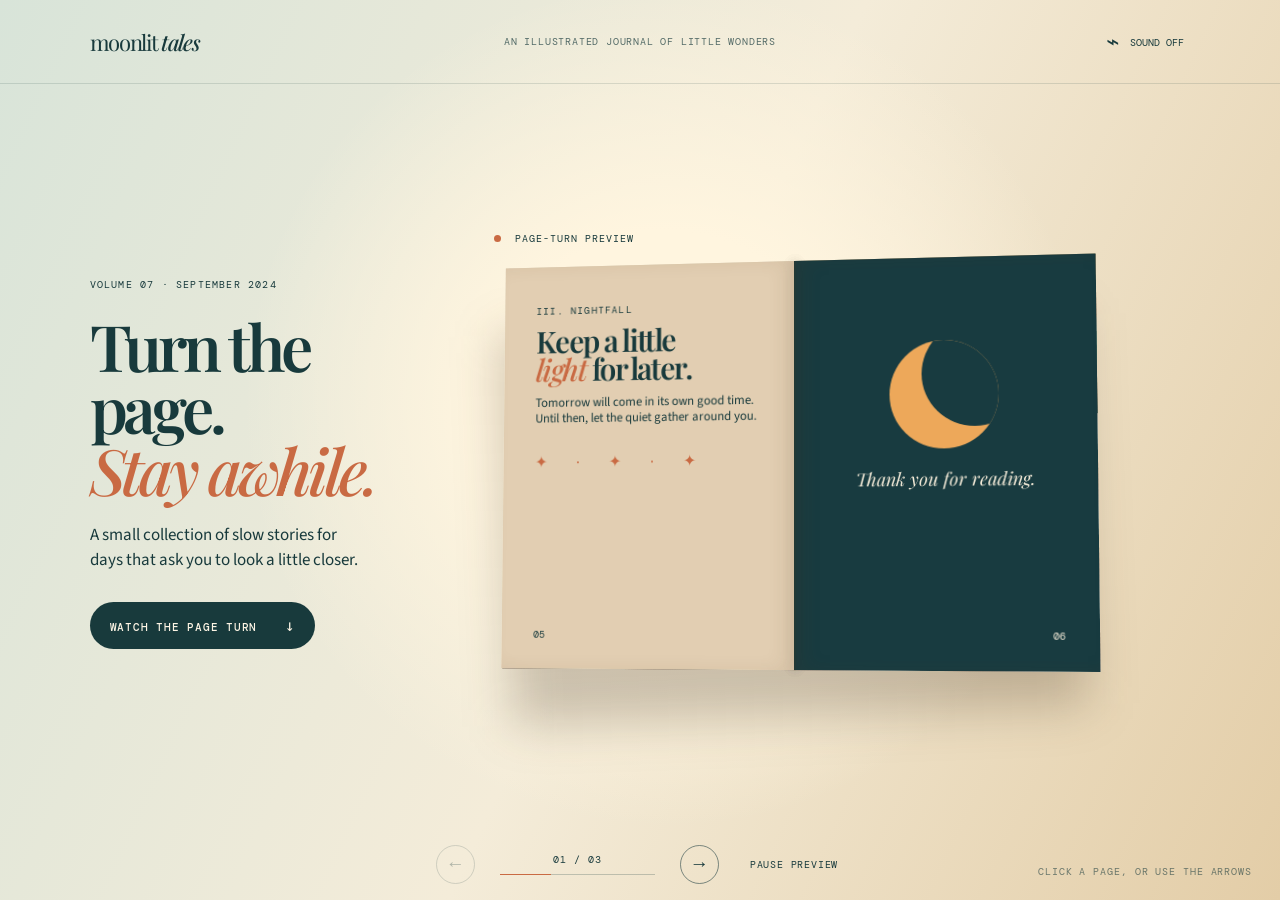
<file: index.html>
<!doctype html>
<html lang="en">
  <head>
    <meta charset="UTF-8" />
    <meta name="viewport" content="width=device-width, initial-scale=1.0" />
    <title>Moonlit Tales — A book in motion</title>
    <link rel="preconnect" href="https://fonts.googleapis.com" />
    <link rel="preconnect" href="https://fonts.gstatic.com" crossorigin />
    <link href="https://fonts.googleapis.com/css2?family=DM+Mono:wght@400;500&family=Playfair+Display:ital,wght@0,500;0,600;0,700;1,500&family=Source+Sans+3:wght@400;600&display=swap" rel="stylesheet" />
    <link rel="stylesheet" href="styles.css" />
  </head>
  <body>
    <main>
      <header class="topbar">
        <a class="brand" href="#top" aria-label="Moonlit Tales home">moonlit <span>tales</span></a>
        <p>an illustrated journal of little wonders</p>
        <button class="sound-button" type="button" aria-label="Toggle page sound" aria-pressed="false"><span class="sound-icon">⌁</span> sound off</button>
      </header>

      <section class="hero" id="top">
        <div class="hero-copy">
          <p class="eyebrow">Volume 07 · September 2024</p>
          <h1>Turn the page.<br /><em>Stay awhile.</em></h1>
          <p class="intro">A small collection of slow stories for days that ask you to look a little closer.</p>
          <button class="read-button" type="button">Watch the page turn <span>↓</span></button>
        </div>

        <div class="book-stage" aria-label="An interactive book. Use the arrow buttons or click a page corner to turn pages.">
          <p class="animation-status" aria-live="polite"><span></span> page-turn preview</p>
          <div class="book-shadow"></div>
          <div class="book" id="book">
            <div class="cover back-cover"></div>
            <div class="spread page-one" data-page="1">
              <article class="page left-page title-page">
                <p class="kicker">Moonlit tales presents</p>
                <div class="moon"><span></span></div>
                <h2>The<br />quiet<br /><em>hours</em></h2>
                <p class="byline">Words &amp; photographs by Eliza Marlow</p>
                <p class="page-number">01</p>
              </article>
              <article class="page right-page opener-page">
                <div class="photo photo-window"><div class="window-glow"></div><span class="moon-dot"></span><span class="hill hill-one"></span><span class="hill hill-two"></span></div>
                <p class="caption">I. The blue hour</p>
                <h3>Some evenings<br />arrive <em>softly.</em></h3>
                <p>There is a small moment, just after the last bird settles, when the whole world seems to inhale.</p>
                <p class="page-number">02</p>
              </article>
            </div>
            <div class="spread page-two" data-page="2">
              <article class="page left-page notes-page">
                <p class="caption">II. A field guide to dusk</p>
                <h3>Three things<br />to carry home.</h3>
                <ol>
                  <li><span>01</span> The coolness from a shaded path.</li>
                  <li><span>02</span> A pocketful of fading light.</li>
                  <li><span>03</span> The sound of someone calling you in.</li>
                </ol>
                <p class="page-number">03</p>
              </article>
              <article class="page right-page field-page">
                <div class="photo photo-field"><span class="sun"></span><span class="grass grass-a"></span><span class="grass grass-b"></span><span class="grass grass-c"></span></div>
                <blockquote>“The earth has music for those who listen.”</blockquote>
                <p class="page-number">04</p>
              </article>
            </div>
            <div class="spread page-three" data-page="3">
              <article class="page left-page closing-page">
                <p class="caption">III. Nightfall</p>
                <h3>Keep a little<br /><em>light</em> for later.</h3>
                <p>Tomorrow will come in its own good time. Until then, let the quiet gather around you.</p>
                <div class="stars">✦ &nbsp;·&nbsp; ✦ &nbsp;·&nbsp; ✦</div>
                <p class="page-number">05</p>
              </article>
              <article class="page right-page end-page">
                <div class="moon large-moon"><span></span></div>
                <p class="end-note">Thank you for reading.</p>
                <p class="page-number">06</p>
              </article>
            </div>
            <div class="cover front-cover"><span>Moonlit<br /><em>Tales</em></span></div>
          </div>
        </div>
      </section>

      <section class="controls" aria-label="Book controls">
        <button class="round-button previous" type="button" aria-label="Previous spread">←</button>
        <div class="progress"><span id="spread-label">01 / 03</span><div class="progress-track"><i id="progress-fill"></i></div></div>
        <button class="round-button next" type="button" aria-label="Next spread">→</button>
        <button class="pause-button" type="button" aria-pressed="false">pause preview</button>
      </section>
    </main>
    <aside class="corner-note">click a page, or use the arrows</aside>
    <script src="script.js"></script>
  </body>
</html>
</file>
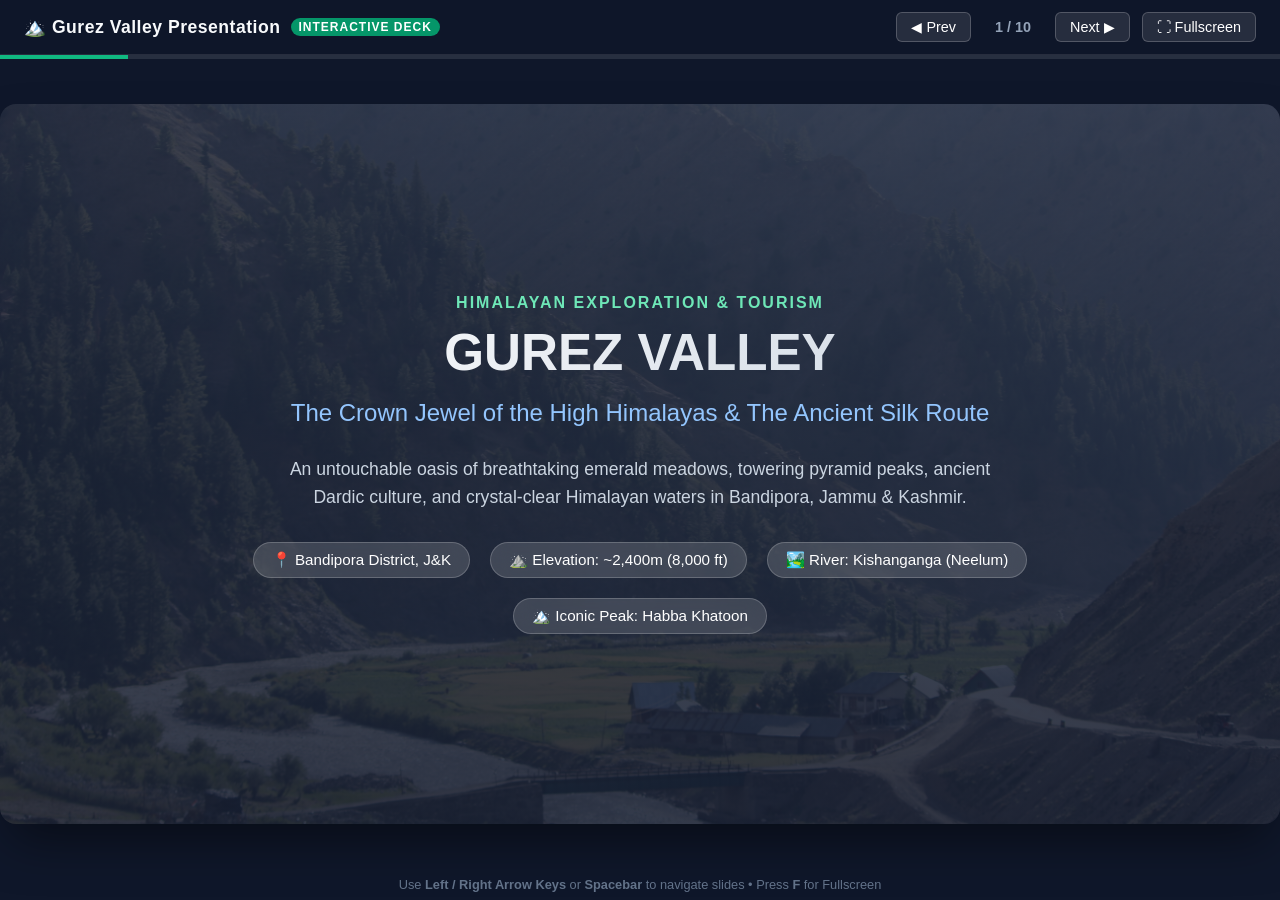
<file: presentation/index.html>
<!DOCTYPE html>
<html lang="en">
<head>
  <meta charset="UTF-8">
  <meta name="viewport" content="width=device-width, initial-scale=1.0">
  <title>Gurez Valley - Crown Jewel of the High Himalayas</title>
  <style>
    :root {
      --primary: #1e3a2b;
      --accent: #2b6cb0;
      --gold: #d97706;
      --bg: #0f172a;
      --card-bg: rgba(255, 255, 255, 0.95);
      --text-dark: #1e293b;
      --text-muted: #64748b;
    }

    * {
      box-sizing: border-box;
      margin: 0;
      padding: 0;
    }

    body {
      font-family: -apple-system, BlinkMacSystemFont, "Segoe UI", Roboto, Helvetica, Arial, sans-serif;
      background-color: var(--bg);
      color: var(--text-dark);
      overflow: hidden;
      height: 100vh;
      display: flex;
      flex-direction: column;
    }

    /* Presentation Header Bar */
    header {
      background: rgba(15, 23, 42, 0.9);
      backdrop-filter: blur(8px);
      color: #f8fafc;
      padding: 12px 24px;
      display: flex;
      justify-content: space-between;
      align-items: center;
      border-bottom: 1px solid rgba(255, 255, 255, 0.1);
      z-index: 10;
    }

    .brand {
      font-size: 1.1rem;
      font-weight: 700;
      letter-spacing: 0.5px;
      display: flex;
      align-items: center;
      gap: 10px;
    }

    .brand-badge {
      background: #059669;
      color: white;
      font-size: 0.75rem;
      padding: 2px 8px;
      border-radius: 12px;
      text-transform: uppercase;
      letter-spacing: 1px;
    }

    .controls {
      display: flex;
      align-items: center;
      gap: 12px;
    }

    .btn {
      background: rgba(255, 255, 255, 0.1);
      border: 1px solid rgba(255, 255, 255, 0.2);
      color: white;
      padding: 6px 14px;
      border-radius: 6px;
      cursor: pointer;
      font-size: 0.9rem;
      transition: all 0.2s ease;
      display: inline-flex;
      align-items: center;
      gap: 6px;
    }

    .btn:hover {
      background: rgba(255, 255, 255, 0.25);
      border-color: rgba(255, 255, 255, 0.4);
    }

    .slide-counter {
      color: #94a3b8;
      font-size: 0.9rem;
      font-weight: 600;
      min-width: 60px;
      text-align: center;
    }

    /* Deck Viewport */
    .deck-container {
      flex: 1;
      position: relative;
      display: flex;
      justify-content: center;
      align-items: center;
      padding: 20px;
    }

    .slide {
      position: absolute;
      width: 100%;
      max-width: 1280px;
      height: 100%;
      max-height: 720px;
      background: #ffffff;
      border-radius: 16px;
      box-shadow: 0 25px 50px -12px rgba(0, 0, 0, 0.5);
      opacity: 0;
      visibility: hidden;
      transform: scale(0.96) translateY(10px);
      transition: all 0.4s cubic-bezier(0.16, 1, 0.3, 1);
      overflow: hidden;
      display: flex;
      flex-direction: column;
    }

    .slide.active {
      opacity: 1;
      visibility: visible;
      transform: scale(1) translateY(0);
    }

    /* Slide Layouts */
    .slide-body {
      padding: 40px;
      height: 100%;
      display: grid;
      grid-template-columns: 1fr 1fr;
      gap: 36px;
      align-items: center;
    }

    .slide-body.full-width {
      grid-template-columns: 1fr;
    }

    /* Hero Slide Layout */
    .hero-slide {
      background: linear-gradient(rgba(15, 23, 42, 0.75), rgba(15, 23, 42, 0.85)), url('images/Gurez_Valley_Overview.jpg');
      background-size: cover;
      background-position: center;
      color: white;
      justify-content: center;
      text-align: center;
      padding: 60px 40px;
    }

    .hero-title {
      font-size: 3.2rem;
      font-weight: 800;
      line-height: 1.15;
      margin-bottom: 16px;
      background: linear-gradient(135deg, #ffffff 0%, #cbd5e1 100%);
      -webkit-background-clip: text;
      -webkit-text-fill-color: transparent;
    }

    .hero-subtitle {
      font-size: 1.5rem;
      color: #93c5fd;
      margin-bottom: 28px;
      font-weight: 400;
    }

    .hero-meta {
      display: flex;
      justify-content: center;
      gap: 20px;
      margin-top: 30px;
      flex-wrap: wrap;
    }

    .hero-tag {
      background: rgba(255, 255, 255, 0.15);
      backdrop-filter: blur(10px);
      border: 1px solid rgba(255, 255, 255, 0.2);
      padding: 8px 18px;
      border-radius: 20px;
      font-size: 0.95rem;
    }

    /* Standard Slide Typography */
    .slide-header {
      margin-bottom: 20px;
    }

    .slide-title {
      font-size: 2.2rem;
      color: var(--primary);
      font-weight: 800;
      line-height: 1.2;
      margin-bottom: 8px;
      letter-spacing: -0.5px;
    }

    .slide-subtitle {
      font-size: 1.05rem;
      color: var(--accent);
      font-weight: 600;
      text-transform: uppercase;
      letter-spacing: 1px;
    }

    .content-block {
      display: flex;
      flex-direction: column;
      gap: 16px;
    }

    .feature-list {
      list-style: none;
      display: flex;
      flex-direction: column;
      gap: 14px;
    }

    .feature-item {
      display: flex;
      align-items: flex-start;
      gap: 12px;
      background: #f8fafc;
      padding: 14px 18px;
      border-radius: 10px;
      border-left: 4px solid var(--accent);
    }

    .feature-icon {
      font-size: 1.2rem;
      line-height: 1;
      margin-top: 2px;
    }

    .feature-text h4 {
      font-size: 1.05rem;
      color: var(--text-dark);
      margin-bottom: 4px;

    }

    .feature-text p {
      font-size: 0.92rem;
      color: var(--text-muted);
      line-height: 1.45;
    }

    /* Media Container */
    .media-card {
      position: relative;
      width: 100%;
      height: 100%;
      min-height: 380px;
      border-radius: 12px;
      overflow: hidden;
      box-shadow: 0 10px 25px -5px rgba(0, 0, 0, 0.15);
      background: #e2e8f0;
    }

    .media-card img {
      width: 100%;
      height: 100%;
      object-fit: cover;
      display: block;
      transition: transform 0.5s ease;
    }

    .media-card:hover img {
      transform: scale(1.03);
    }

    .media-caption {
      position: absolute;
      bottom: 0;
      left: 0;
      right: 0;
      background: linear-gradient(transparent, rgba(15, 23, 42, 0.9));
      color: white;
      padding: 20px 16px 12px;
      font-size: 0.85rem;
      line-height: 1.4;
    }

    .media-caption strong {
      display: block;
      color: #cbd5e1;
      font-size: 0.9rem;
      margin-bottom: 2px;
    }

    /* Split Grid 3-column or Cards Grid */
    .grid-3 {
      display: grid;
      grid-template-columns: repeat(3, 1fr);
      gap: 20px;
      width: 100%;
    }

    .info-card {
      background: #f8fafc;
      border: 1px solid #e2e8f0;
      border-radius: 12px;
      padding: 20px;
      display: flex;
      flex-direction: column;
      gap: 10px;
    }

    .info-card h4 {
      color: var(--primary);
      font-size: 1.1rem;
    }

    .info-card p {
      color: var(--text-muted);
      font-size: 0.9rem;
      line-height: 1.5;
    }

    /* Key Facts Pill Grid */
    .facts-grid {
      display: grid;
      grid-template-columns: repeat(2, 1fr);
      gap: 12px;
      margin-top: 10px;
    }

    .fact-pill {
      background: #eff6ff;
      border: 1px solid #bfdbfe;
      border-radius: 8px;
      padding: 10px 14px;
    }

    .fact-pill strong {
      display: block;
      color: #1e40af;
      font-size: 0.8rem;
      text-transform: uppercase;
      letter-spacing: 0.5px;
    }

    .fact-pill span {
      color: #1e293b;
      font-size: 0.95rem;
      font-weight: 600;
    }

    /* Progress Bar */
    .progress-bar {
      height: 4px;
      background: rgba(255, 255, 255, 0.1);
      width: 100%;
      position: relative;
    }

    .progress-fill {
      height: 100%;
      background: #10b981;
      width: 10%;
      transition: width 0.3s ease;
    }

    /* Keyboard hint footer */
    .footer-hints {
      text-align: center;
      padding: 8px;
      color: #64748b;
      font-size: 0.8rem;
    }

    /* Responsive adjustments */
    @media (max-width: 900px) {
      .slide-body {
        grid-template-columns: 1fr;
        padding: 24px;
        overflow-y: auto;
      }
      .media-card {
        min-height: 220px;
      }
      .hero-title {
        font-size: 2.2rem;
      }
      .slide-title {
        font-size: 1.7rem;
      }
      .grid-3 {
        grid-template-columns: 1fr;
      }
    }
  </style>
</head>
<body>

  <!-- Top Navigation Header -->
  <header>
    <div class="brand">
      🏔️ Gurez Valley Presentation <span class="brand-badge">Interactive Deck</span>
    </div>
    <div class="controls">
      <button class="btn" id="prevBtn" onclick="prevSlide()">◀ Prev</button>
      <span class="slide-counter" id="slideCounter">1 / 10</span>
      <button class="btn" id="nextBtn" onclick="nextSlide()">Next ▶</button>
      <button class="btn" onclick="toggleFullscreen()">⛶ Fullscreen</button>
    </div>
  </header>

  <div class="progress-bar">
    <div class="progress-fill" id="progressFill"></div>
  </div>

  <!-- Main Slide Deck Container -->
  <div class="deck-container">

    <!-- Slide 1: Title Hero -->
    <div class="slide hero-slide active">
      <div style="max-width: 900px; margin: 0 auto;">
        <p style="color: #6ee7b7; font-weight: 700; text-transform: uppercase; letter-spacing: 2px; margin-bottom: 12px;">Himalayan Exploration & Tourism</p>
        <h1 class="hero-title">GUREZ VALLEY</h1>
        <h2 class="hero-subtitle">The Crown Jewel of the High Himalayas & The Ancient Silk Route</h2>
        <p style="font-size: 1.1rem; color: #cbd5e1; max-width: 750px; margin: 0 auto 24px; line-height: 1.6;">
          An untouchable oasis of breathtaking emerald meadows, towering pyramid peaks, ancient Dardic culture, and crystal-clear Himalayan waters in Bandipora, Jammu & Kashmir.
        </p>
        <div class="hero-meta">
          <div class="hero-tag">📍 Bandipora District, J&K</div>
          <div class="hero-tag">⛰️ Elevation: ~2,400m (8,000 ft)</div>
          <div class="hero-tag">🏞️ River: Kishanganga (Neelum)</div>
          <div class="hero-tag">🏔️ Iconic Peak: Habba Khatoon</div>
        </div>
      </div>
    </div>

    <!-- Slide 2: Geography & Gateway -->
    <div class="slide">
      <div class="slide-body">
        <div class="content-block">
          <div class="slide-header">
            <span class="slide-subtitle">Location & Geography</span>
            <h2 class="slide-title">Gateway to High Altitude Wonder</h2>
          </div>
          <ul class="feature-list">
            <li class="feature-item">
              <span class="feature-icon">🗺️</span>
              <div class="feature-text">
                <h4>Geographic Position</h4>
                <p>Located in the northern tip of Bandipora district, Kashmir, situated at an altitude of approximately 8,000 feet (2,400 meters) surrounded by snow-capped peaks.</p>
              </div>
            </li>
            <li class="feature-item">
              <span class="feature-icon">🏔️</span>
              <div class="feature-text">
                <h4>Razdan Pass (11,672 ft)</h4>
                <p>The sole high-mountain road link connects Srinagar via Bandipora to Gurez. High snowfall shuts Razdan Pass during peak winter (Dec–April), preserving its pristine isolation.</p>
              </div>
            </li>
            <li class="feature-item">
              <span class="feature-icon">🌲</span>
              <div class="feature-text">
                <h4>Alpine Ecosystem</h4>
                <p>Dense pine forests, sub-alpine meadows, and pristine valleys home to rare wildlife like the Himalayan Brown Bear and Snow Leopard.</p>
              </div>
            </li>
          </ul>
        </div>
        <div class="media-card">
          <img src="images/Gurez_Valley_Overview.jpg" alt="Gurez Valley Landscape Overview">
          <div class="media-caption">
            <strong>Picture-Perfect Gurez Valley Landscape</strong>
            High altitude alpine meadows and dramatic valley views in Bandipora district, J&K.
          </div>
        </div>
      </div>
    </div>

    <!-- Slide 3: Kishanganga River -->
    <div class="slide">
      <div class="slide-body">
        <div class="content-block">
          <div class="slide-header">
            <span class="slide-subtitle">Hydrology & Lifeblood</span>
            <h2 class="slide-title">The Azure Kishanganga River</h2>
          </div>
          <p style="color: var(--text-muted); font-size: 0.98rem; line-height: 1.6;">
            The turquoise Kishanganga River (known as the Neelum River across the border) flows right through the length of Gurez Valley, providing nourishment to pastures and framing its scenic landscapes.
          </p>
          <div class="facts-grid">
            <div class="fact-pill">
              <strong>River Length</strong>
              <span>245 km Total</span>
            </div>
            <div class="fact-pill">
              <strong>Trout Haven</strong>
              <span>Famous for Angling</span>
            </div>
            <div class="fact-pill">
              <strong>Hydro Electric</strong>
              <span>330 MW Kishanganga Plant</span>
            </div>
            <div class="fact-pill">
              <strong>Water Source</strong>
              <span>Glacial Melt Lakes</span>
            </div>
          </div>
          <div class="feature-item" style="margin-top: 10px;">
            <span class="feature-icon">🛶</span>
            <div class="feature-text">
              <h4>Water Sports & Eco Tourism</h4>
              <p>Ideal for white-water rafting, riverbank camping, and brown trout fly-fishing amidst pristine mountain wilderness.</p>
            </div>
          </div>
        </div>
        <div class="media-card">
          <img src="images/Kishanganga_River.jpg" alt="Kishanganga River in Gurez Valley">
          <div class="media-caption">
            <strong>Kishanganga River Flowing Through Gurez</strong>
            Glacial-fed turquoise waters carving through the green valley floor.
          </div>
        </div>
      </div>
    </div>

    <!-- Slide 4: Habba Khatoon Peak -->
    <div class="slide">
      <div class="slide-body">
        <div class="content-block">
          <div class="slide-header">
            <span class="slide-subtitle">Iconic Landmark & Legend</span>
            <h2 class="slide-title">Habba Khatoon: The Pyramid Peak</h2>
          </div>
          <ul class="feature-list">
            <li class="feature-item">
              <span class="feature-icon">📐</span>
              <div class="feature-text">
                <h4>Distinctive Pyramid Geometry</h4>
                <p>Rising majestically above Dawar town, the mountain's sharp triangular profile is the definitive symbol of Gurez Valley.</p>
              </div>
            </li>
            <li class="feature-item">
              <span class="feature-icon">👑</span>
              <div class="feature-text">
                <h4>The Legend of the Poetess Queen</h4>
                <p>Named after Habba Khatoon (16th-century 'Nightingale of Kashmir'), a peasant poetess who married King Yousuf Shah Chak. Legend holds she sang mournful love songs here after he was exiled.</p>
              </div>
            </li>
            <li class="feature-item">
              <span class="feature-icon">💧</span>
              <div class="feature-text">
                <h4>Habba Khatoon Spring (Chashma)</h4>
                <p>A crystal-clear natural spring gushes out at the base of the peak, believed to flow from the tears of the heartbroken poet queen.</p>
              </div>
            </li>
          </ul>
        </div>
        <div class="media-card">
          <img src="images/Habba_Khatoon_Peak.jpg" alt="Habba Khatoon Mountain Peak">
          <div class="media-caption">
            <strong>Habba Khatoon Pyramid Mountain</strong>
            The iconic 13,000 ft triangular limestone peak towering over Dawar village.
          </div>
        </div>
      </div>
    </div>

    <!-- Slide 5: Cultural Heritage -->
    <div class="slide">
      <div class="slide-body">
        <div class="content-block">
          <div class="slide-header">
            <span class="slide-subtitle">Ethno-Cultural Identity</span>
            <h2 class="slide-title">The Dard-Shina Cultural Legacy</h2>
          </div>
          <p style="color: var(--text-muted); font-size: 0.98rem; line-height: 1.6;">
            Gurez is home to the ancient **Dardic tribe**, descendants of the Indo-Aryan Dards who migrated across the high Karakoram and Himalayan ranges centuries ago.
          </p>
          <ul class="feature-list">
            <li class="feature-item">
              <span class="feature-icon">🗣️</span>
              <div class="feature-text">
                <h4>Shina Language</h4>
                <p>The local population speaks Shina, a distinct Dardic language set apart from Kashmiri, preserving ancient linguistic roots.</p>
              </div>
            </li>
            <li class="feature-item">
              <span class="feature-icon">👘</span>
              <div class="feature-text">
                <h4>Traditional Attire & Crafts</h4>
                <p>Vibrant hand-embroidered woolen gowns, woolen caps (*Khoi*), intricate jewelry, and traditional handicrafts built for harsh winter conditions.</p>
              </div>
            </li>
            <li class="feature-item">
              <span class="feature-icon">🤝</span>
              <div class="feature-text">
                <h4>Hospitable Alpine Lifestyle</h4>
                <p>A warm, community-centered society known for agrarian livestock farming, folk storytelling, and authentic mountain hospitality.</p>
              </div>
            </li>
          </ul>
        </div>
        <div class="media-card">
          <img src="images/Local_Culture.jpg" alt="Local Women Working in Gurez">
          <div class="media-caption">
            <strong>Dardic Cultural Heritage</strong>
            Local women working in agricultural fields, preserving generations of mountain traditions.
          </div>
        </div>
      </div>
    </div>

    <!-- Slide 6: Wooden Architecture -->
    <div class="slide">
      <div class="slide-body">
        <div class="content-block">
          <div class="slide-header">
            <span class="slide-subtitle">Vernacular Architecture</span>
            <h2 class="slide-title">Traditional Wooden Log Cabins</h2>
          </div>
          <ul class="feature-list">
            <li class="feature-item">
              <span class="feature-icon">🪵</span>
              <div class="feature-text">
                <h4>Solid Timber Construction</h4>
                <p>Villages in Gurez feature unique, earthquake-resistant log cabins constructed entirely from Deodar and Pine timber logs stacked horizontally.</p>
              </div>
            </li>
            <li class="feature-item">
              <span class="feature-icon">❄️</span>
              <div class="feature-text">
                <h4>Winter Insulation Architecture</h4>
                <p>Designed with thick mud-plastered walls and steep gabled tin/wooden roofs to withstand 10 to 15 feet of heavy winter snowfall.</p>
              </div>
            </li>
            <li class="feature-item">
              <span class="feature-icon">🏛️</span>
              <div class="feature-text">
                <h4>Cultural Heritage Preservation</h4>
                <p>Efforts are underway to preserve these rustic log structures as heritage sites and homestays for eco-conscious travelers.</p>
              </div>
            </li>
          </ul>
        </div>
        <div class="media-card">
          <img src="images/Wooden_Log_Houses.jpg" alt="Traditional Wooden Log Houses in Gurez">
          <div class="media-caption">
            <strong>Traditional Wooden Log Houses</strong>
            Interlocking timber block cabins constructed to provide thermal insulation during freezing Himalayan winters.
          </div>
        </div>
      </div>
    </div>

    <!-- Slide 7: Key Settlements -->
    <div class="slide">
      <div class="slide-body">
        <div class="content-block">
          <div class="slide-header">
            <span class="slide-subtitle">Towns & Valleys</span>
            <h2 class="slide-title">Dawar, Tulail & Environs</h2>
          </div>
          <div class="feature-item">
            <span class="feature-icon">🏘️</span>
            <div class="feature-text">
              <h4>Dawar Town</h4>
              <p>The central hub and township of Gurez. Offers local bazaars, government services, homestays, and panoramic views of Habba Khatoon.</p>
            </div>
          </div>
          <div class="feature-item">
            <span class="feature-icon">🏔️</span>
            <div class="feature-text">
              <h4>Tulail Valley</h4>
              <p>Located further east towards Dras and Kargil. Tulail is even more remote, featuring untouched hamlets like Sheikhpura, Barnai, and Bagtore.</p>
            </div>
          </div>
          <div class="feature-item">
            <span class="feature-icon">🌾</span>
            <div class="feature-text">
              <h4>Markoot & Achoora Villages</h4>
              <p>Idyllic agrarian hamlets surrounded by potato fields, barley crops, and pristine pine groves along the riverbanks.</p>
            </div>
          </div>
        </div>
        <div class="media-card">
          <img src="images/Dawar_Town.jpg" alt="Dawar Town Bridge in Gurez Valley">
          <div class="media-caption">
            <strong>Dawar Bridge & Settlement Hub</strong>
            The central lifeline bridge connecting key villages across the Kishanganga river in Dawar.
          </div>
        </div>
      </div>
    </div>

    <!-- Slide 8: History & Silk Route -->
    <div class="slide">
      <div class="slide-body">
        <div class="content-block">
          <div class="slide-header">
            <span class="slide-subtitle">History & Geopolitics</span>
            <h2 class="slide-title">Ancient Silk Route Link</h2>
          </div>
          <ul class="feature-list">
            <li class="feature-item">
              <span class="feature-icon">🐪</span>
              <div class="feature-text">
                <h4>Ancient Trade Highway</h4>
                <p>Gurez was a vital branch of the ancient Silk Route, connecting the Valley of Kashmir with Gilgit, Kashgar, and Central Asia.</p>
              </div>
            </li>
            <li class="feature-item">
              <span class="feature-icon">📜</span>
              <div class="feature-text">
                <h4>Buddhist & Historical Heritage</h4>
                <p>Archaeological evidence and ancient rock carvings in nearby Sharda (now across LOC) reveal its role as a seat of learning and pilgrimage.</p>
              </div>
            </li>
            <li class="feature-item">
              <span class="feature-icon">🕊️</span>
              <div class="feature-text">
                <h4>Border Tourism Renaissance</h4>
                <p>After decades of border restrictions, peace and stability have opened Gurez as one of India's safest and most rewarded offbeat destinations.</p>
              </div>
            </li>
          </ul>
        </div>
        <div class="media-card">
          <img src="images/Gurez_Valley_Scenery.jpg" alt="Scenic Scenery of Gurez Valley">
          <div class="media-caption">
            <strong>Ancient Crossroads of the Himalayas</strong>
            The serene landscape that once echoed with trade caravans traveling between Kashmir and Central Asia.
          </div>
        </div>
      </div>
    </div>

    <!-- Slide 9: Tourism & Activities -->
    <div class="slide">
      <div class="slide-body full-width">
        <div class="slide-header" style="text-align: center;">
          <span class="slide-subtitle">Traveler's Guide</span>
          <h2 class="slide-title">Eco-Tourism & Adventure Activities</h2>
        </div>
        <div class="grid-3">
          <div class="info-card">
            <h4>🥾 Trekking & Camping</h4>
            <p>Popular base for alpine lake treks including Satsar Lake, Patalwan Lake, and Gangabal. Camping under starry mountain skies is an unforgettable experience.</p>
          </div>
          <div class="info-card">
            <h4>🎣 Angling & Rafting</h4>
            <p>The Kishanganga River offers world-class brown trout fishing (permit required) and thrilling white-water rafting opportunities during spring/summer.</p>
          </div>
          <div class="info-card">
            <h4>📅 Travel Logistics</h4>
            <p><strong>Best Time:</strong> May to October.<br>
            <strong>Route:</strong> Srinagar → Bandipora → Razdan Pass → Dawar (125 km).<br>
            <strong>Permits:</strong> E-permits/IDs required at army checkpoints.</p>
          </div>
        </div>
      </div>
    </div>

    <!-- Slide 10: Conclusion & Sustainable Future -->
    <div class="slide">
      <div class="slide-body">
        <div class="content-block">
          <div class="slide-header">
            <span class="slide-subtitle">Conclusion & Future</span>
            <h2 class="slide-title">Preserving the Magic of Gurez</h2>
          </div>
          <div class="feature-item">
            <span class="feature-icon">🏆</span>
            <div class="feature-text">
              <h4>Best Offbeat Destination Award</h4>
              <p>Recognized nationally as one of the best offbeat tourist destinations in India, striking a balance between tourism growth and nature conservation.</p>
            </div>
          </div>
          <div class="feature-item">
            <span class="feature-icon">🌱</span>
            <div class="feature-text">
              <h4>Sustainable Eco-Tourism Focus</h4>
              <p>Emphasizing community homestays, zero-plastic initiatives, and preserving the delicate alpine ecosystem and Dardic traditions.</p>
            </div>
          </div>
          <div class="feature-item">
            <span class="feature-icon">✨</span>
            <div class="feature-text">
              <h4>An Unforgettable Himalayan Experience</h4>
              <p>Gurez remains a tranquil sanctuary where timeless nature, poetic history, and warm mountain people converge.</p>
            </div>
          </div>
        </div>
        <div class="media-card">
          <img src="images/Gurez_Valley_Overview.jpg" alt="Panoramic Gurez Valley">
          <div class="media-caption">
            <strong>Gurez Valley: Kashmir's Unspoiled Paradise</strong>
            A pristine Himalayan realm waiting to welcome mindful travelers.
          </div>
        </div>
      </div>
    </div>

  </div>

  <div class="footer-hints">
    Use <strong>Left / Right Arrow Keys</strong> or <strong>Spacebar</strong> to navigate slides • Press <strong>F</strong> for Fullscreen
  </div>

  <script>
    let currentSlide = 0;
    const slides = document.querySelectorAll('.slide');
    const totalSlides = slides.length;
    const counterEl = document.getElementById('slideCounter');
    const progressFill = document.getElementById('progressFill');

    function updateSlide() {
      slides.forEach((slide, index) => {
        if (index === currentSlide) {
          slide.classList.add('active');
        } else {
          slide.classList.remove('active');
        }
      });
      counterEl.textContent = `${currentSlide + 1} / ${totalSlides}`;
      progressFill.style.width = `${((currentSlide + 1) / totalSlides) * 100}%`;
    }

    function nextSlide() {
      if (currentSlide < totalSlides - 1) {
        currentSlide++;
        updateSlide();
      }
    }

    function prevSlide() {
      if (currentSlide > 0) {
        currentSlide--;
        updateSlide();
      }
    }

    function toggleFullscreen() {
      if (!document.fullscreenElement) {
        document.documentElement.requestFullscreen().catch(err => console.log(err));
      } else {
        if (document.exitFullscreen) {
          document.exitFullscreen();
        }
      }
    }

    document.addEventListener('keydown', (e) => {
      if (e.key === 'ArrowRight' || e.key === 'Space') {
        nextSlide();
      } else if (e.key === 'ArrowLeft') {
        prevSlide();
      } else if (e.key === 'Home') {
        currentSlide = 0;
        updateSlide();
      } else if (e.key === 'End') {
        currentSlide = totalSlides - 1;
        updateSlide();
      } else if (e.key.toLowerCase() === 'f') {
        toggleFullscreen();
      }
    });

    // Touch Swipe Support
    let touchStartX = 0;
    let touchEndX = 0;

    document.addEventListener('touchstart', e => {
      touchStartX = e.changedTouches[0].screenX;
    }, false);

    document.addEventListener('touchend', e => {
      touchEndX = e.changedTouches[0].screenX;
      handleSwipe();
    }, false);

    function handleSwipe() {
      if (touchEndX < touchStartX - 50) nextSlide();
      if (touchEndX > touchStartX + 50) prevSlide();
    }

    updateSlide();
  </script>
</body>
</html>
</file>
<file: styles.css>
:root { --ink:#183a3c; --paper:#f7f0df; --paper-deep:#eee2ca; --rust:#c96a43; --sky:#b9d6d2; --orange:#e8a15f; }
* { box-sizing:border-box; }
body { margin:0; min-height:100vh; color:var(--ink); background:#e9e0cc; font-family:"Source Sans 3",sans-serif; }
main { min-height:100vh; overflow:hidden; background:radial-gradient(circle at 52% 45%,#fff5df 0 21%,transparent 51%),linear-gradient(115deg,#d8e4d9 0%,#f4ecd9 51%,#e3cda7 100%); }
.topbar { height:84px; display:grid; grid-template-columns:1fr 1fr 1fr; align-items:center; padding:0 7vw; border-bottom:1px solid rgba(24,58,60,.14); font-family:"DM Mono",monospace; font-size:10px; letter-spacing:.08em; text-transform:uppercase; }
.brand { color:var(--ink); text-decoration:none; font-family:"Playfair Display",serif; font-size:22px; letter-spacing:-.06em; text-transform:none; }.brand span { font-style:italic; font-weight:500; }.topbar>p { text-align:center; opacity:.72; }.sound-button { justify-self:end; color:var(--ink); border:0; background:none; font:inherit; text-transform:uppercase; cursor:pointer; }.sound-icon { font-size:22px; vertical-align:-3px; margin-right:5px; }
.hero { min-height:calc(100vh - 156px); display:flex; align-items:center; gap:7vw; max-width:1280px; margin:auto; padding:50px 7vw 35px; }.hero-copy { flex:0 0 315px; }.eyebrow,.kicker,.caption { font-family:"DM Mono",monospace; font-size:10px; letter-spacing:.12em; text-transform:uppercase; }.eyebrow { margin:0 0 24px; }.hero h1 { font:600 clamp(43px,5vw,72px)/.97 "Playfair Display",serif; letter-spacing:-.065em; margin:0 0 22px; }.hero h1 em,h2 em,h3 em { color:var(--rust); font-weight:500; }.intro { max-width:270px; font-size:17px; line-height:1.45; margin:0 0 29px; }.read-button { background:var(--ink); color:#fcf4e4; border:0; border-radius:30px; padding:13px 20px; font:500 11px "DM Mono",monospace; text-transform:uppercase; letter-spacing:.07em; cursor:pointer; transition:transform .2s; }.read-button:hover { transform:translateY(-2px); }.read-button span { margin-left:20px; font-size:16px; }
.book-stage { position:relative; width:min(600px,52vw); height:min(410px,55vw); perspective:1800px; }.animation-status { position:absolute; top:-27px; left:0; z-index:8; margin:0; font:10px "DM Mono",monospace; text-transform:uppercase; letter-spacing:.1em; }.animation-status span { display:inline-block; width:7px; height:7px; margin-right:7px; border-radius:50%; background:var(--rust); animation:pulse 1.5s infinite; }.book-shadow { position:absolute; inset:10% 2% -5%; background:rgba(56,39,23,.24); filter:blur(24px); transform:translateY(25px) rotate(-2deg); }.book { width:100%; height:100%; position:relative; transform-style:preserve-3d; transform:rotateX(4deg) rotateY(-8deg); transition:transform .6s ease; }.book:hover { transform:rotateX(2deg) rotateY(-3deg) translateY(-5px); }.spread,.cover { position:absolute; inset:0; display:flex; transform-style:preserve-3d; transform-origin:left center; }.spread { z-index:3; transition:transform 1.05s cubic-bezier(.55,.05,.18,.99); }.spread.is-flipped { transform:rotateY(-180deg); pointer-events:none; }.page { width:50%; min-width:0; position:relative; overflow:hidden; padding:29px 33px; background:var(--paper); box-shadow:inset -10px 0 17px rgba(93,61,29,.09); backface-visibility:hidden; }.right-page { background:#fbf5e7; box-shadow:inset 11px 0 17px rgba(93,61,29,.1); }.spread::after { content:""; position:absolute; left:50%; top:0; width:2px; height:100%; background:rgba(70,48,24,.15); box-shadow:0 0 12px rgba(45,28,8,.24); }.spread.is-flipped .left-page,.spread.is-flipped .right-page { visibility:hidden; }.page h2 { margin:7px 0 24px; font:600 clamp(37px,4.2vw,57px)/.84 "Playfair Display",serif; letter-spacing:-.07em; }.kicker { margin:0; }.moon { width:39px; height:39px; border-radius:50%; background:#edb05f; position:relative; margin-top:25px; overflow:hidden; }.moon span { position:absolute; width:37px; height:37px; border-radius:50%; background:var(--paper); top:-7px; left:12px; }.byline { font:11px/1.35 "DM Mono",monospace; max-width:120px; }.page-number { position:absolute; bottom:18px; left:33px; right:33px; font:10px "DM Mono",monospace; }.right-page .page-number { text-align:right; }.photo { height:158px; margin:-29px -33px 18px; position:relative; overflow:hidden; }.photo-window { background:linear-gradient(#6d9eaa 0 57%,#235561 58%); }.window-glow { position:absolute; inset:0; background:radial-gradient(circle at 72% 25%,#dfbd79 0 3%,transparent 3.5%),linear-gradient(145deg,transparent 0 40%,rgba(255,231,177,.35) 41% 42%,transparent 43%); }.moon-dot { position:absolute; width:21px; height:21px; right:18%; top:24%; border-radius:50%; background:#f7dca3; }.hill { position:absolute; bottom:-18px; border-radius:50% 50% 0 0; background:#173f4b; }.hill-one { width:130%; height:63px; left:-45px; }.hill-two { width:80%; height:42px; right:-25px; background:#0e343f; }.page h3 { font:600 26px/.95 "Playfair Display",serif; letter-spacing:-.05em; margin:8px 0 11px; }.opener-page>p:not(.caption):not(.page-number),.closing-page>p:not(.caption):not(.page-number) { font-size:13px; line-height:1.25; margin:0; }.notes-page { background:#f3e8d0; }.notes-page ol { list-style:none; padding:4px 0 0; margin:0; font-size:14px; }.notes-page li { display:flex; gap:11px; padding:8px 0; border-top:1px solid rgba(24,58,60,.18); }.notes-page li span { font:9px "DM Mono",monospace; padding-top:3px; }.photo-field { background:linear-gradient(#efb775 0 40%,#a9c1a9 40% 57%,#6c956f 57%); }.sun { position:absolute; width:50px; height:50px; border-radius:50%; background:#f9e4aa; top:37px; right:62px; }.grass { position:absolute; bottom:-30px; width:180px; height:120px; border-radius:70% 0 0; background:#37675f; transform-origin:bottom; }.grass-a { left:-60px; transform:rotate(-12deg); }.grass-b { left:100px; height:95px; background:#214f4d; transform:rotate(10deg); }.grass-c { right:-110px; background:#497961; }.field-page blockquote { font:italic 18px/1.08 "Playfair Display",serif; margin:15px 0; }.closing-page { background:#e2ceb2; }.closing-page h3 { font-size:31px; }.stars { margin-top:26px; color:var(--rust); letter-spacing:8px; }.end-page { background:#183b40; color:#f7eedb; text-align:center; }.large-moon { width:108px; height:108px; margin:54px auto 18px; background:#eda85a; }.large-moon span { width:105px; height:105px; background:#183b40; left:32px; top:-19px; }.end-note { font:italic 18px "Playfair Display",serif; }.cover { background:var(--ink); z-index:1; color:#f4ddba; align-items:center; justify-content:center; transform:translateZ(-3px); }.front-cover { z-index:6; transform-origin:left; transition:transform 1.05s cubic-bezier(.55,.05,.18,.99); }.front-cover.open { transform:rotateY(-180deg); pointer-events:none; }.front-cover span { font:600 38px/.87 "Playfair Display",serif; letter-spacing:-.06em; }.front-cover em { color:#eaa063; font-weight:500; }.back-cover { background:#c86a43; } @keyframes pulse { 50% { opacity:.25; transform:scale(.7); } }
.controls { height:72px; display:flex; justify-content:center; align-items:center; gap:25px; }.round-button { width:39px; height:39px; border:1px solid rgba(24,58,60,.55); border-radius:50%; background:transparent; color:var(--ink); font-size:19px; cursor:pointer; transition:.2s; }.round-button:hover:not(:disabled) { color:#fff7e8; background:var(--ink); }.round-button:disabled { opacity:.3; cursor:not-allowed; }.progress { width:155px; font:10px "DM Mono",monospace; letter-spacing:.1em; text-align:center; }.progress-track { height:1px; background:rgba(24,58,60,.24); margin-top:8px; }.progress-track i { display:block; height:100%; width:33.333%; background:var(--rust); transition:width .5s ease; }.pause-button { border:0; background:none; color:var(--ink); font:10px "DM Mono",monospace; letter-spacing:.08em; text-transform:uppercase; cursor:pointer; }.corner-note { position:fixed; right:28px; bottom:22px; font:10px "DM Mono",monospace; letter-spacing:.09em; text-transform:uppercase; opacity:.6; }
@media (max-width:760px) { .topbar { padding:0 24px; grid-template-columns:1fr auto; }.topbar>p { display:none; }.hero { flex-direction:column; align-items:flex-start; gap:15px; padding:42px 24px 20px; }.hero-copy { flex:auto; }.book-stage { width:min(610px,100%); height:min(68vw,410px); align-self:center; }.page { padding:20px; }.photo { margin:-20px -20px 13px; height:39%; }.page h2 { font-size:clamp(28px,7vw,48px); }.page h3 { font-size:clamp(18px,4vw,26px); }.page-number { bottom:11px; left:20px; right:20px; }.corner-note { display:none; } }
@media (prefers-reduced-motion:reduce) { *,*::before,*::after { transition-duration:.01ms!important; animation-duration:.01ms!important; } }
</file>
